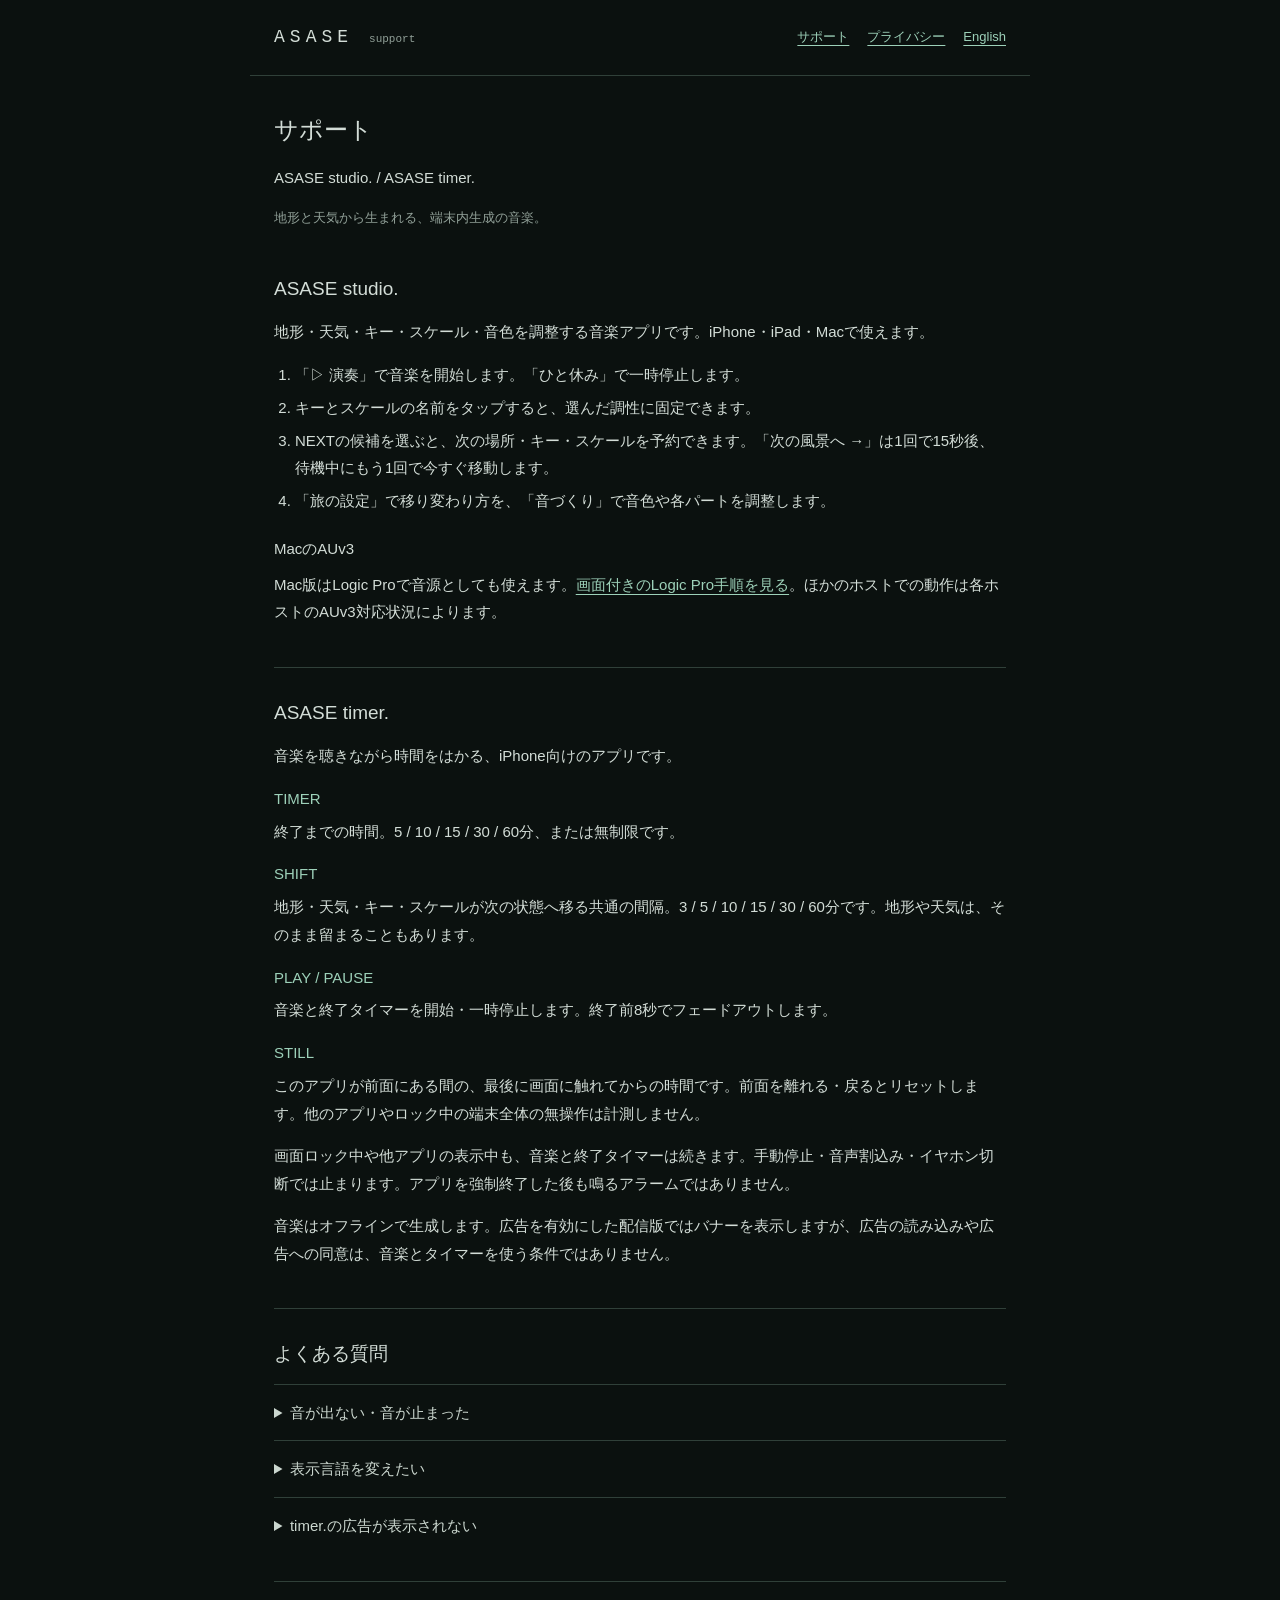
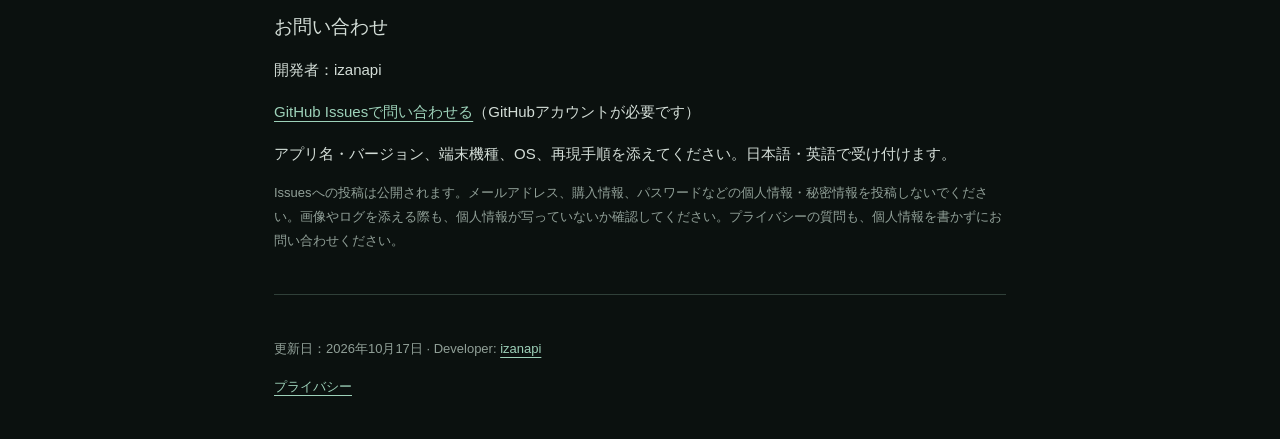
<file: index.html>
<!doctype html>
<html lang="ja"><head><meta charset="utf-8"><meta name="viewport" content="width=device-width,initial-scale=1"><meta name="description" content="ASASE studio.とASASE timer.の使い方、お問い合わせ、プライバシー情報。"><title>サポート · ASASE</title><link rel="stylesheet" href="style.css"><link rel="alternate" hreflang="en" href="https://izanapi.github.io/ASASE-support/en/"></head><body><header><a class="brand" href="index.html">ASASE <small>support</small></a><nav aria-label="ナビゲーション"><a href="index.html">サポート</a><a href="privacy.html">プライバシー</a><a href="en/" lang="en">English</a></nav></header><main><h1>サポート</h1><p>ASASE studio. / ASASE timer.</p><p class="muted">地形と天気から生まれる、端末内生成の音楽。</p>
<section><h2>ASASE studio.</h2><p>地形・天気・キー・スケール・音色を調整する音楽アプリです。iPhone・iPad・Macで使えます。</p><ol><li>「▷ 演奏」で音楽を開始します。「ひと休み」で一時停止します。</li><li>キーとスケールの名前をタップすると、選んだ調性に固定できます。</li><li>NEXTの候補を選ぶと、次の場所・キー・スケールを予約できます。「次の風景へ →」は1回で15秒後、待機中にもう1回で今すぐ移動します。</li><li>「旅の設定」で移り変わり方を、「音づくり」で音色や各パートを調整します。</li></ol><h3>MacのAUv3</h3><p>Mac版はLogic Proで音源としても使えます。<a href="logic.html">画面付きのLogic Pro手順を見る</a>。ほかのホストでの動作は各ホストのAUv3対応状況によります。</p></section>
<section><h2>ASASE timer.</h2><p>音楽を聴きながら時間をはかる、iPhone向けのアプリです。</p><dl><dt>TIMER</dt><dd>終了までの時間。5 / 10 / 15 / 30 / 60分、または無制限です。</dd><dt>SHIFT</dt><dd>地形・天気・キー・スケールが次の状態へ移る共通の間隔。3 / 5 / 10 / 15 / 30 / 60分です。地形や天気は、そのまま留まることもあります。</dd><dt>PLAY / PAUSE</dt><dd>音楽と終了タイマーを開始・一時停止します。終了前8秒でフェードアウトします。</dd><dt>STILL</dt><dd>このアプリが前面にある間の、最後に画面に触れてからの時間です。前面を離れる・戻るとリセットします。他のアプリやロック中の端末全体の無操作は計測しません。</dd></dl><p>画面ロック中や他アプリの表示中も、音楽と終了タイマーは続きます。手動停止・音声割込み・イヤホン切断では止まります。アプリを強制終了した後も鳴るアラームではありません。</p><p>音楽はオフラインで生成します。広告を有効にした配信版ではバナーを表示しますが、広告の読み込みや広告への同意は、音楽とタイマーを使う条件ではありません。</p></section>
<section><h2>よくある質問</h2><details><summary>音が出ない・音が止まった</summary><p>アプリと端末の音量、イヤホンやBluetoothの出力先を確認してください。着信などの割込みが終わった後は、再生ボタンを押して再開してください。問題が続く場合は作業内容を保存してアプリを再起動してください。</p></details><details><summary>表示言語を変えたい</summary><p>日本語と英語に対応しています。端末またはアプリの優先言語に従います。OSでアプリの言語を変更した後は、アプリを開き直してください。</p></details><details><summary>timer.の広告が表示されない</summary><p>通信状態・同意設定・広告の在庫によって表示されないことがあります。音楽とタイマーはそのまま利用できます。広告に関する選択肢は、必要な場合にアプリ情報内の「広告のプライバシー設定」から変更できます。</p></details></section>
<section id="contact"><h2>お問い合わせ</h2><p>開発者：izanapi</p><p><a href="https://github.com/izanapi/ASASE-support/issues">GitHub Issuesで問い合わせる</a>（GitHubアカウントが必要です）</p><p>アプリ名・バージョン、端末機種、OS、再現手順を添えてください。日本語・英語で受け付けます。</p><p class="muted">Issuesへの投稿は公開されます。メールアドレス、購入情報、パスワードなどの個人情報・秘密情報を投稿しないでください。画像やログを添える際も、個人情報が写っていないか確認してください。プライバシーの質問も、個人情報を書かずにお問い合わせください。</p></section></main><footer><p>更新日：2026年10月17日 · Developer: <a href="https://github.com/izanapi">izanapi</a></p><a href="privacy.html">プライバシー</a></footer></body></html>
</file>
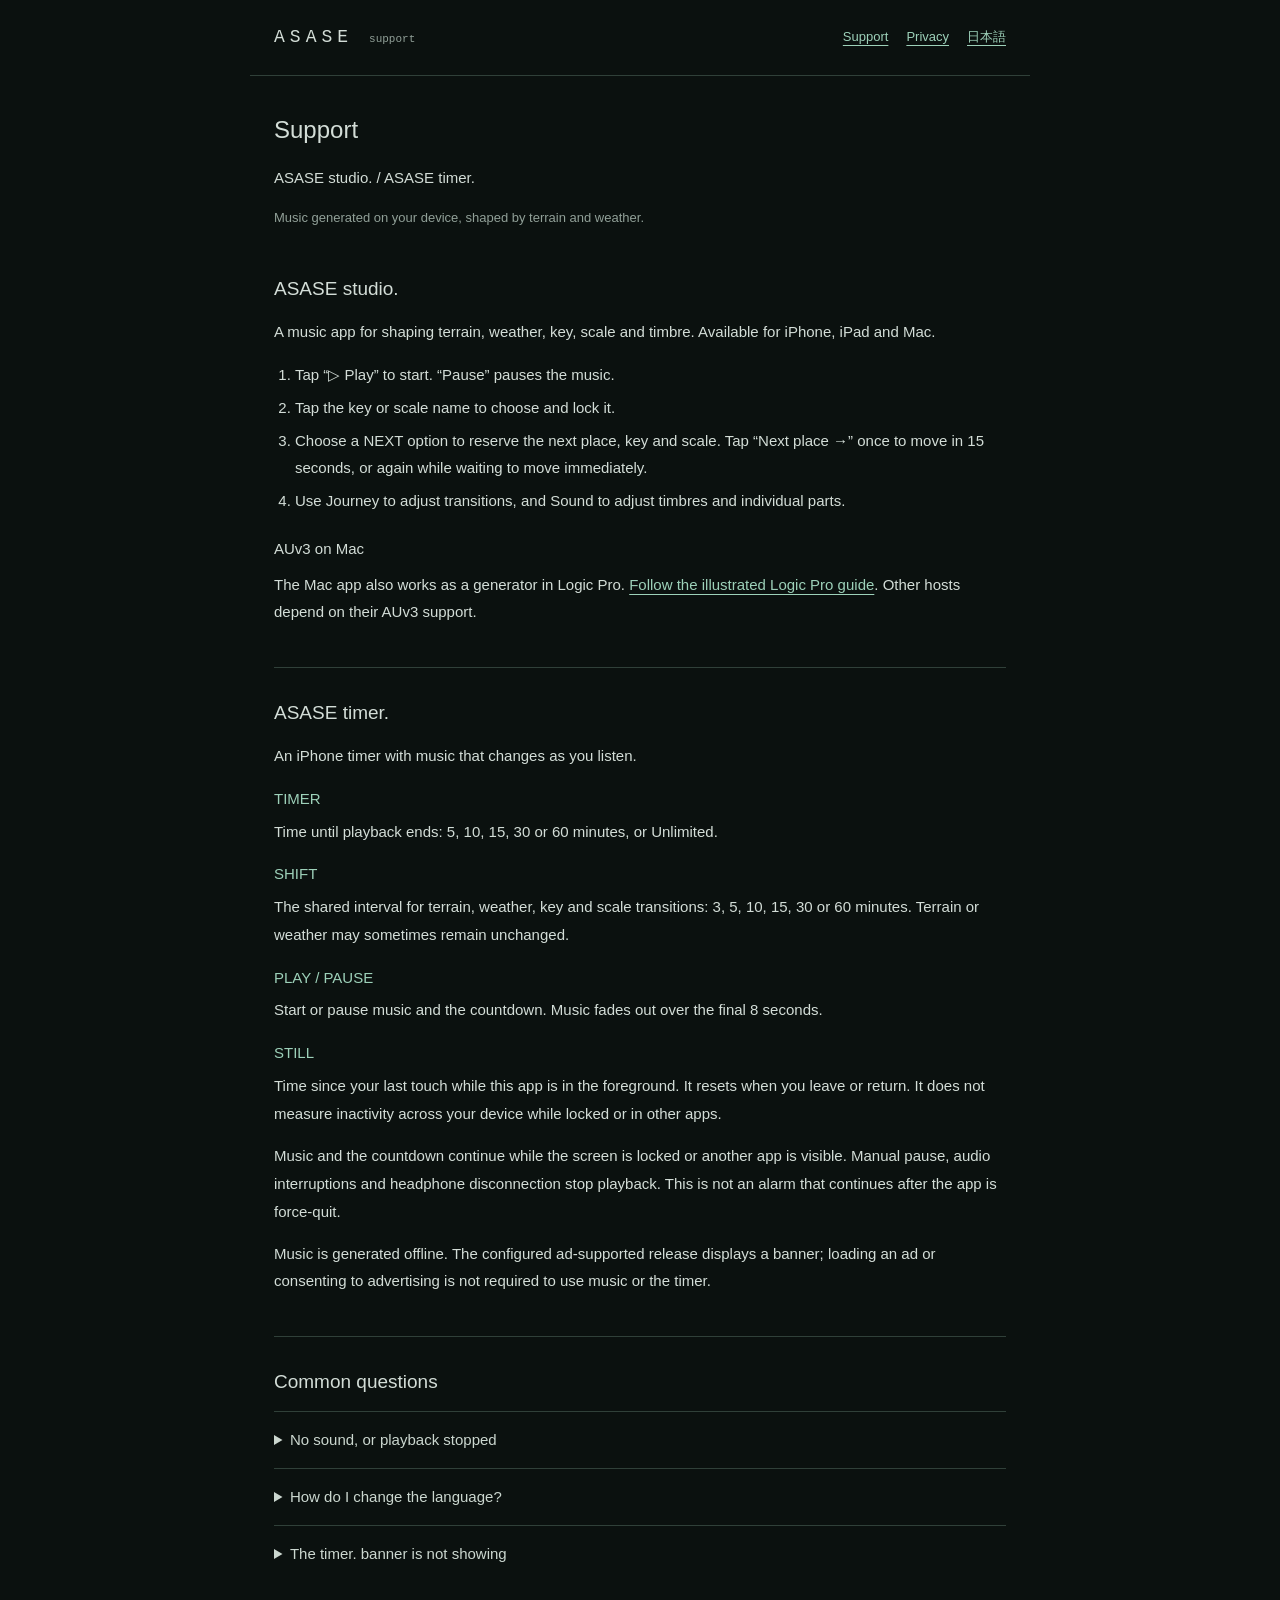
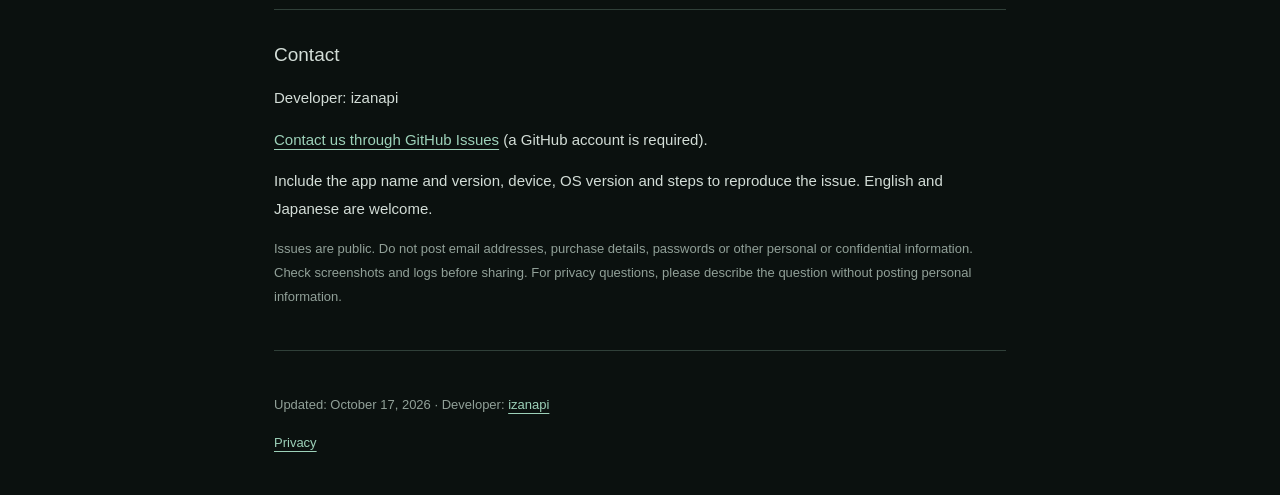
<file: en/index.html>
<!doctype html>
<html lang="en"><head><meta charset="utf-8"><meta name="viewport" content="width=device-width,initial-scale=1"><meta name="description" content="Support and privacy information for ASASE studio. and ASASE timer."><title>Support · ASASE</title><link rel="stylesheet" href="../style.css"><link rel="alternate" hreflang="ja" href="https://izanapi.github.io/ASASE-support/"></head><body><header><a class="brand" href="index.html">ASASE <small>support</small></a><nav aria-label="Navigation"><a href="index.html">Support</a><a href="privacy.html">Privacy</a><a href="../" lang="ja">日本語</a></nav></header><main><h1>Support</h1><p>ASASE studio. / ASASE timer.</p><p class="muted">Music generated on your device, shaped by terrain and weather.</p>
<section><h2>ASASE studio.</h2><p>A music app for shaping terrain, weather, key, scale and timbre. Available for iPhone, iPad and Mac.</p><ol><li>Tap “▷ Play” to start. “Pause” pauses the music.</li><li>Tap the key or scale name to choose and lock it.</li><li>Choose a NEXT option to reserve the next place, key and scale. Tap “Next place →” once to move in 15 seconds, or again while waiting to move immediately.</li><li>Use Journey to adjust transitions, and Sound to adjust timbres and individual parts.</li></ol><h3>AUv3 on Mac</h3><p>The Mac app also works as a generator in Logic Pro. <a href="logic.html">Follow the illustrated Logic Pro guide</a>. Other hosts depend on their AUv3 support.</p></section>
<section><h2>ASASE timer.</h2><p>An iPhone timer with music that changes as you listen.</p><dl><dt>TIMER</dt><dd>Time until playback ends: 5, 10, 15, 30 or 60 minutes, or Unlimited.</dd><dt>SHIFT</dt><dd>The shared interval for terrain, weather, key and scale transitions: 3, 5, 10, 15, 30 or 60 minutes. Terrain or weather may sometimes remain unchanged.</dd><dt>PLAY / PAUSE</dt><dd>Start or pause music and the countdown. Music fades out over the final 8 seconds.</dd><dt>STILL</dt><dd>Time since your last touch while this app is in the foreground. It resets when you leave or return. It does not measure inactivity across your device while locked or in other apps.</dd></dl><p>Music and the countdown continue while the screen is locked or another app is visible. Manual pause, audio interruptions and headphone disconnection stop playback. This is not an alarm that continues after the app is force-quit.</p><p>Music is generated offline. The configured ad-supported release displays a banner; loading an ad or consenting to advertising is not required to use music or the timer.</p></section>
<section><h2>Common questions</h2><details><summary>No sound, or playback stopped</summary><p>Check the app and device volume, headphones and Bluetooth output. After a call or other audio interruption ends, tap Play to resume. If the issue continues, save your work and restart the app.</p></details><details><summary>How do I change the language?</summary><p>English and Japanese are supported. The app follows your device or app language preferences. Reopen the app after changing its language in OS settings.</p></details><details><summary>The timer. banner is not showing</summary><p>Availability depends on your connection, consent choices and ad inventory. Music and the timer remain available. Where required, use “Ad privacy options” in the app information screen to change your choices.</p></details></section>
<section id="contact"><h2>Contact</h2><p>Developer: izanapi</p><p><a href="https://github.com/izanapi/ASASE-support/issues">Contact us through GitHub Issues</a> (a GitHub account is required).</p><p>Include the app name and version, device, OS version and steps to reproduce the issue. English and Japanese are welcome.</p><p class="muted">Issues are public. Do not post email addresses, purchase details, passwords or other personal or confidential information. Check screenshots and logs before sharing. For privacy questions, please describe the question without posting personal information.</p></section></main><footer><p>Updated: October 17, 2026 · Developer: <a href="https://github.com/izanapi">izanapi</a></p><a href="privacy.html">Privacy</a></footer></body></html>
</file>
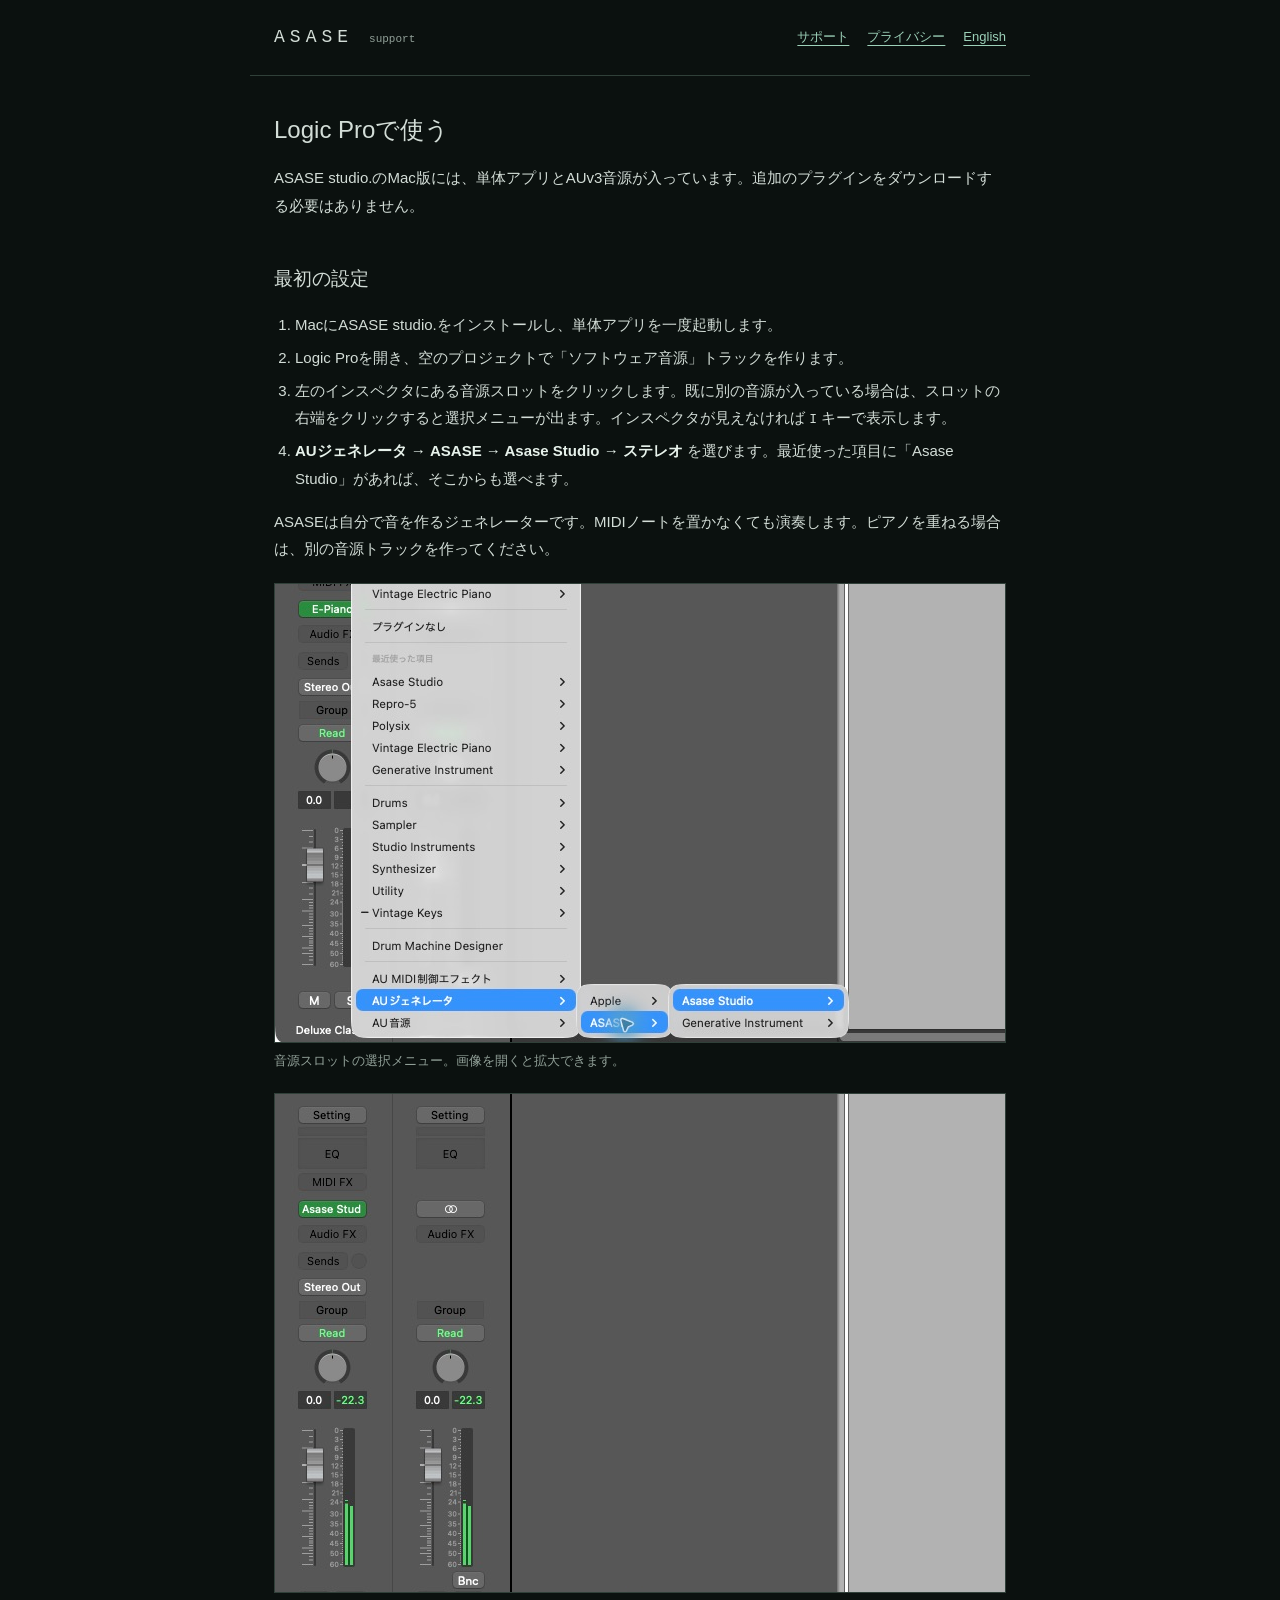
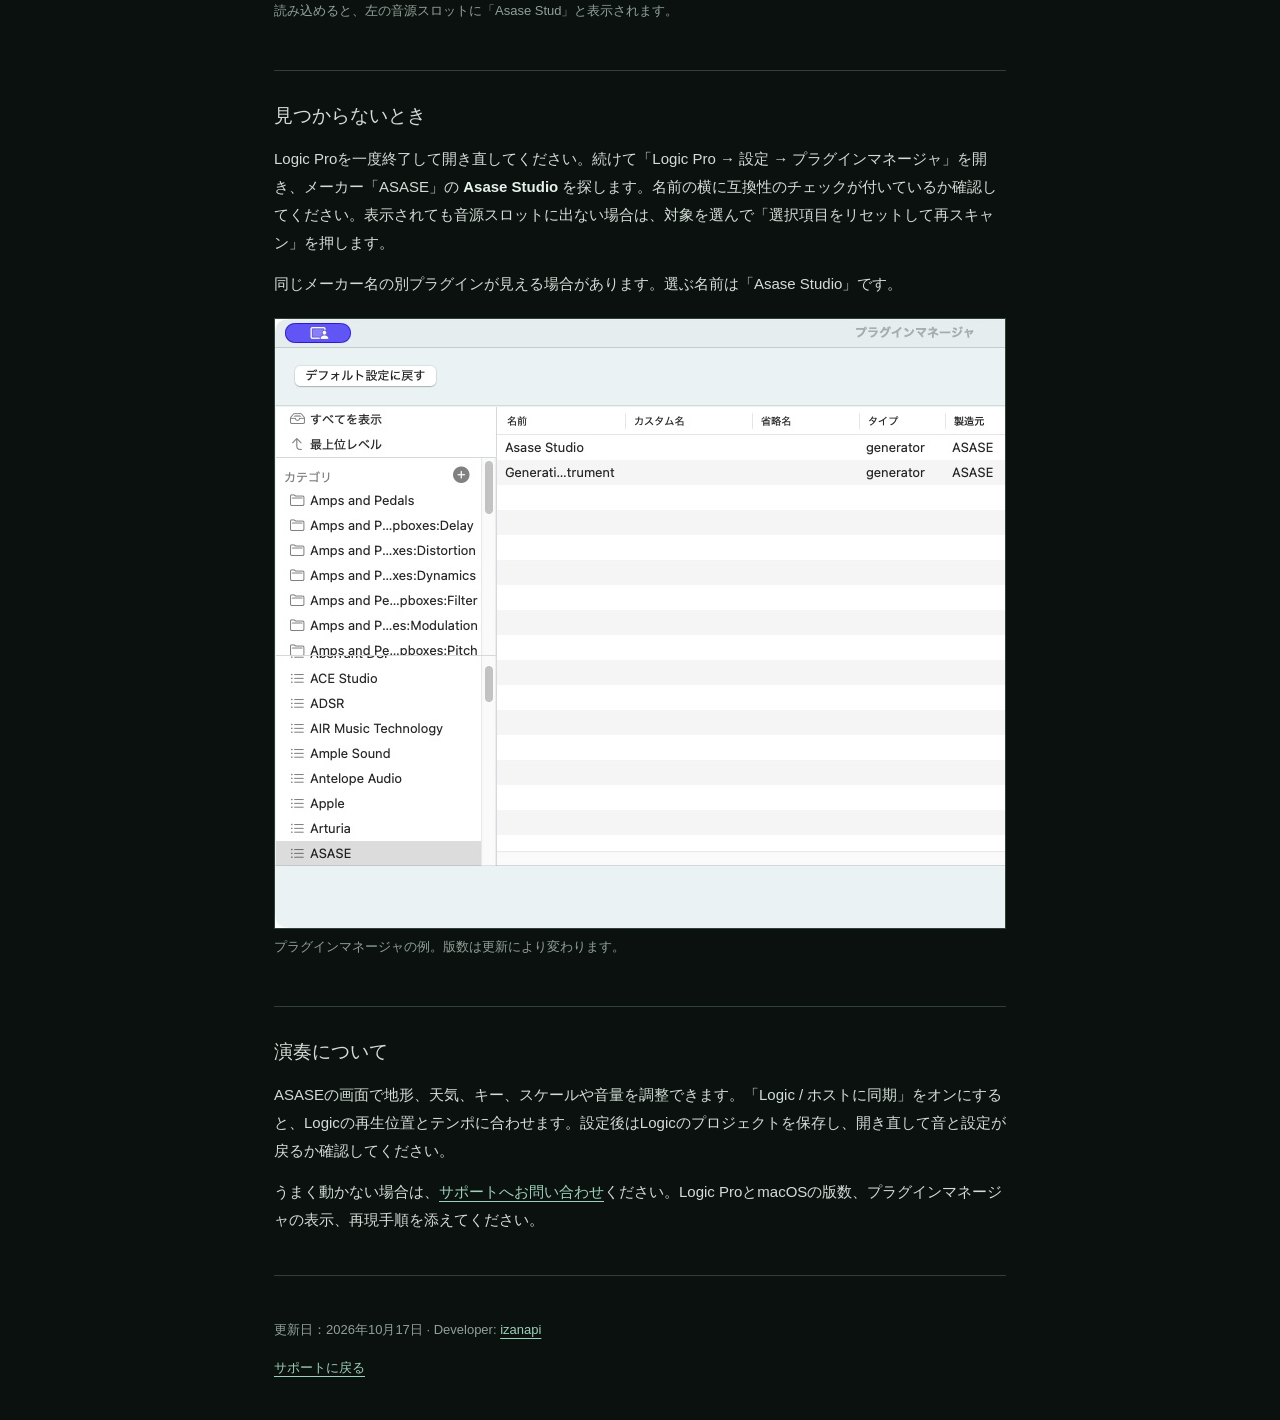
<file: logic.html>
<!doctype html>
<html lang="ja">
<head>
  <meta charset="utf-8">
  <meta name="viewport" content="width=device-width,initial-scale=1">
  <meta name="description" content="ASASE studio.をMacのLogic ProでAUv3音源として使う手順。">
  <title>Logic Proで使う · ASASE studio.</title>
  <link rel="stylesheet" href="style.css">
  <link rel="alternate" hreflang="en" href="https://izanapi.github.io/ASASE-support/en/logic.html">
</head>
<body>
  <header><a class="brand" href="index.html">ASASE <small>support</small></a><nav aria-label="ナビゲーション"><a href="index.html">サポート</a><a href="privacy.html">プライバシー</a><a href="en/logic.html" lang="en">English</a></nav></header>
  <main>
    <h1>Logic Proで使う</h1>
    <p>ASASE studio.のMac版には、単体アプリとAUv3音源が入っています。追加のプラグインをダウンロードする必要はありません。</p>
    <section>
      <h2>最初の設定</h2>
      <ol>
        <li>MacにASASE studio.をインストールし、単体アプリを一度起動します。</li>
        <li>Logic Proを開き、空のプロジェクトで「ソフトウェア音源」トラックを作ります。</li>
        <li>左のインスペクタにある音源スロットをクリックします。既に別の音源が入っている場合は、スロットの右端をクリックすると選択メニューが出ます。インスペクタが見えなければ <code>I</code> キーで表示します。</li>
        <li><strong>AUジェネレータ → ASASE → Asase Studio → ステレオ</strong> を選びます。最近使った項目に「Asase Studio」があれば、そこからも選べます。</li>
      </ol>
      <p>ASASEは自分で音を作るジェネレーターです。MIDIノートを置かなくても演奏します。ピアノを重ねる場合は、別の音源トラックを作ってください。</p>
      <figure class="menu-shot"><a href="assets/logic-instrument-menu.png"><img src="assets/logic-instrument-menu.png" alt="Logic Proの音源スロットでAUジェネレータ、ASASE、Asase Studio、ステレオを順に選ぶメニュー" loading="lazy"></a><figcaption>音源スロットの選択メニュー。画像を開くと拡大できます。</figcaption></figure>
      <figure class="loaded-shot"><a href="assets/logic-asase-loaded.png"><img src="assets/logic-asase-loaded.png" alt="Logic Proのソフトウェア音源トラックにAsase Studioが入り、音量メーターが動いている画面" loading="lazy"></a><figcaption>読み込めると、左の音源スロットに「Asase Stud」と表示されます。</figcaption></figure>
    </section>
    <section>
      <h2>見つからないとき</h2>
      <p>Logic Proを一度終了して開き直してください。続けて「Logic Pro → 設定 → プラグインマネージャ」を開き、メーカー「ASASE」の <strong>Asase Studio</strong> を探します。名前の横に互換性のチェックが付いているか確認してください。表示されても音源スロットに出ない場合は、対象を選んで「選択項目をリセットして再スキャン」を押します。</p>
      <p>同じメーカー名の別プラグインが見える場合があります。選ぶ名前は「Asase Studio」です。</p>
      <figure><a href="assets/logic-plugin-manager.png"><img src="assets/logic-plugin-manager.png" alt="Logic ProのプラグインマネージャでメーカーASASEを選び、Asase Studioの互換性を確認する画面" loading="lazy"></a><figcaption>プラグインマネージャの例。版数は更新により変わります。</figcaption></figure>
    </section>
    <section>
      <h2>演奏について</h2>
      <p>ASASEの画面で地形、天気、キー、スケールや音量を調整できます。「Logic / ホストに同期」をオンにすると、Logicの再生位置とテンポに合わせます。設定後はLogicのプロジェクトを保存し、開き直して音と設定が戻るか確認してください。</p>
      <p>うまく動かない場合は、<a href="index.html#contact">サポートへお問い合わせ</a>ください。Logic ProとmacOSの版数、プラグインマネージャの表示、再現手順を添えてください。</p>
    </section>
  </main>
  <footer><p>更新日：2026年10月17日 · Developer: <a href="https://github.com/izanapi">izanapi</a></p><a href="index.html">サポートに戻る</a></footer>
</body>
</html>
</file>
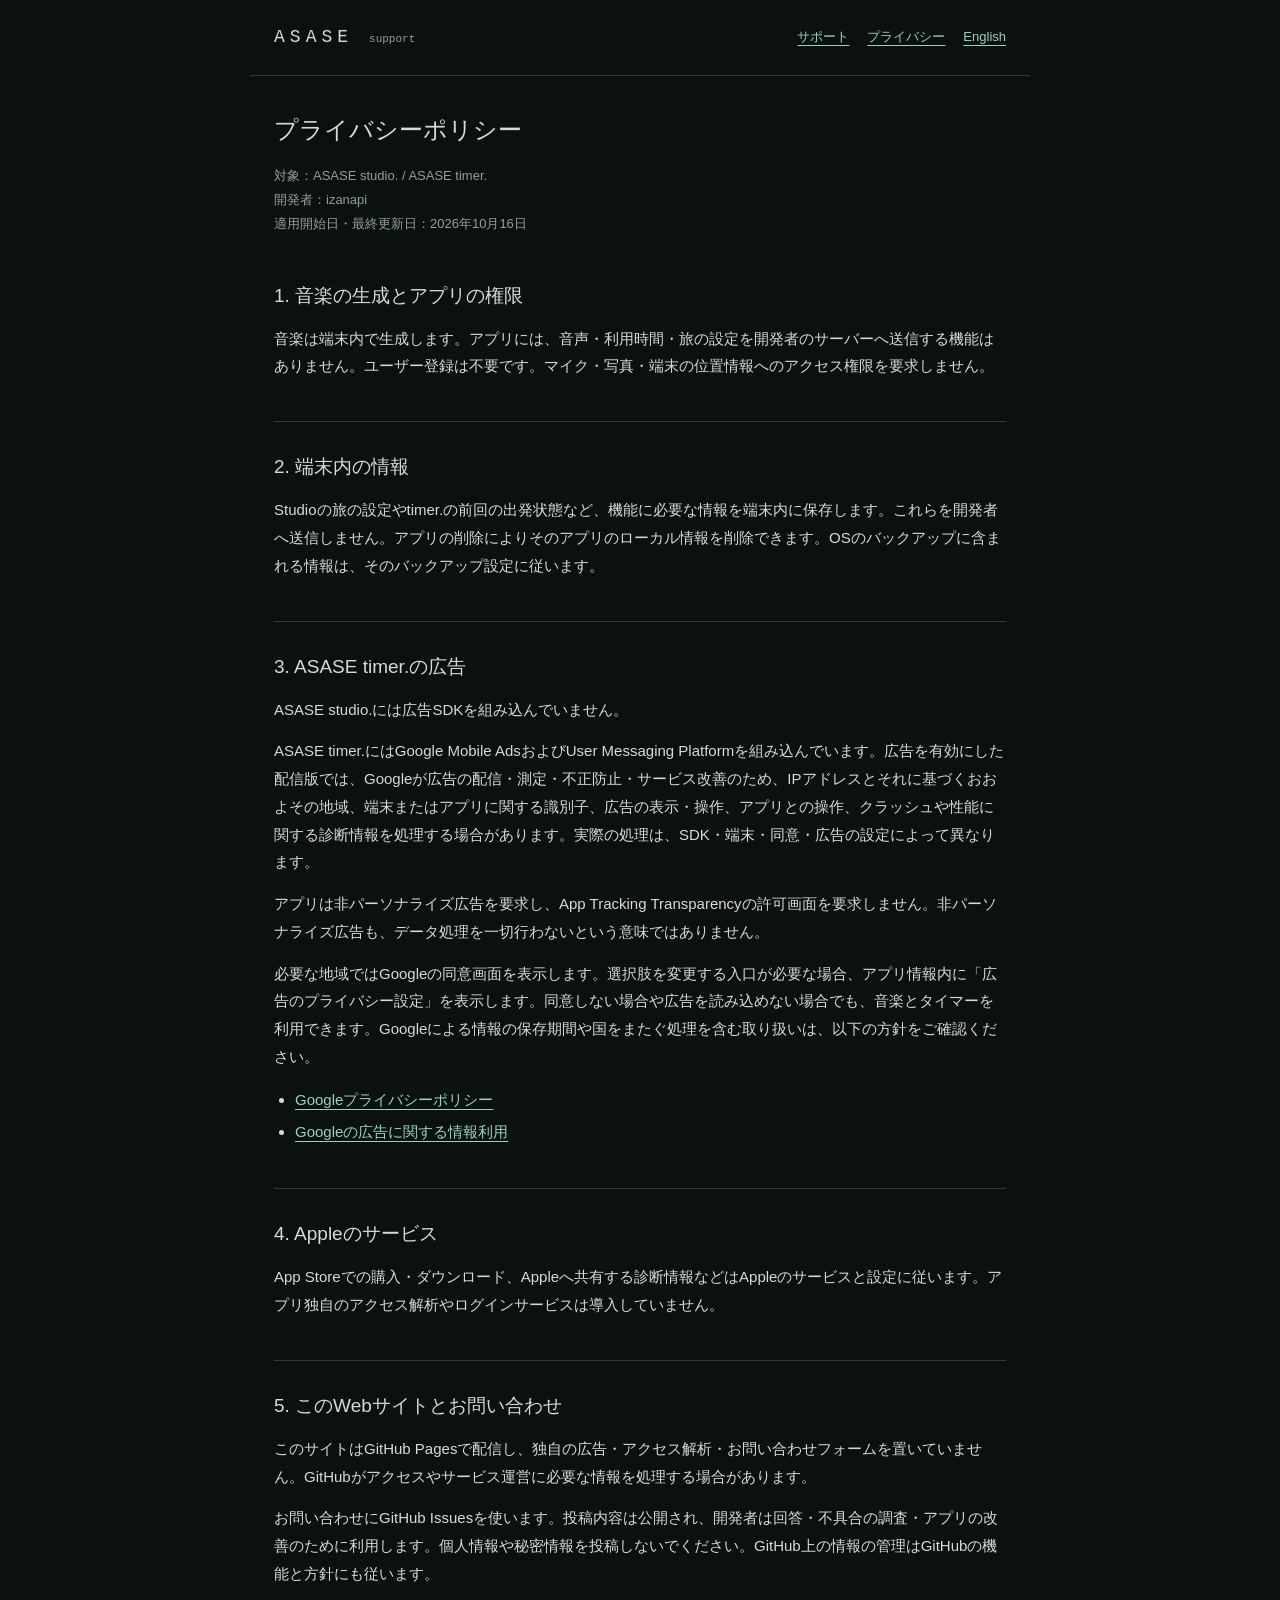
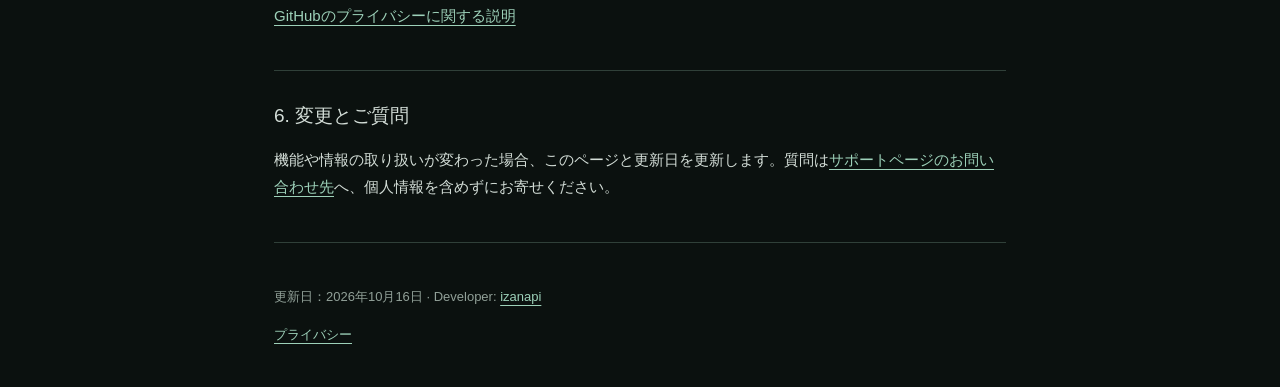
<file: privacy.html>
<!doctype html>
<html lang="ja"><head><meta charset="utf-8"><meta name="viewport" content="width=device-width,initial-scale=1"><meta name="description" content="ASASE studio.とASASE timer.の使い方、お問い合わせ、プライバシー情報。"><title>プライバシーポリシー · ASASE</title><link rel="stylesheet" href="style.css"><link rel="alternate" hreflang="en" href="https://izanapi.github.io/ASASE-support/en/privacy.html"></head><body><header><a class="brand" href="index.html">ASASE <small>support</small></a><nav aria-label="ナビゲーション"><a href="index.html">サポート</a><a href="privacy.html">プライバシー</a><a href="en/privacy.html" lang="en">English</a></nav></header><main><h1>プライバシーポリシー</h1><p class="muted">対象：ASASE studio. / ASASE timer.<br>開発者：izanapi<br>適用開始日・最終更新日：2026年10月16日</p>
<section><h2>1. 音楽の生成とアプリの権限</h2><p>音楽は端末内で生成します。アプリには、音声・利用時間・旅の設定を開発者のサーバーへ送信する機能はありません。ユーザー登録は不要です。マイク・写真・端末の位置情報へのアクセス権限を要求しません。</p></section>
<section><h2>2. 端末内の情報</h2><p>Studioの旅の設定やtimer.の前回の出発状態など、機能に必要な情報を端末内に保存します。これらを開発者へ送信しません。アプリの削除によりそのアプリのローカル情報を削除できます。OSのバックアップに含まれる情報は、そのバックアップ設定に従います。</p></section>
<section><h2>3. ASASE timer.の広告</h2><p>ASASE studio.には広告SDKを組み込んでいません。</p><p>ASASE timer.にはGoogle Mobile AdsおよびUser Messaging Platformを組み込んでいます。広告を有効にした配信版では、Googleが広告の配信・測定・不正防止・サービス改善のため、IPアドレスとそれに基づくおおよその地域、端末またはアプリに関する識別子、広告の表示・操作、アプリとの操作、クラッシュや性能に関する診断情報を処理する場合があります。実際の処理は、SDK・端末・同意・広告の設定によって異なります。</p><p>アプリは非パーソナライズ広告を要求し、App Tracking Transparencyの許可画面を要求しません。非パーソナライズ広告も、データ処理を一切行わないという意味ではありません。</p><p>必要な地域ではGoogleの同意画面を表示します。選択肢を変更する入口が必要な場合、アプリ情報内に「広告のプライバシー設定」を表示します。同意しない場合や広告を読み込めない場合でも、音楽とタイマーを利用できます。Googleによる情報の保存期間や国をまたぐ処理を含む取り扱いは、以下の方針をご確認ください。</p><ul><li><a href="https://policies.google.com/privacy?hl=ja">Googleプライバシーポリシー</a></li><li><a href="https://policies.google.com/technologies/ads?hl=ja">Googleの広告に関する情報利用</a></li></ul></section>
<section><h2>4. Appleのサービス</h2><p>App Storeでの購入・ダウンロード、Appleへ共有する診断情報などはAppleのサービスと設定に従います。アプリ独自のアクセス解析やログインサービスは導入していません。</p></section>
<section><h2>5. このWebサイトとお問い合わせ</h2><p>このサイトはGitHub Pagesで配信し、独自の広告・アクセス解析・お問い合わせフォームを置いていません。GitHubがアクセスやサービス運営に必要な情報を処理する場合があります。</p><p>お問い合わせにGitHub Issuesを使います。投稿内容は公開され、開発者は回答・不具合の調査・アプリの改善のために利用します。個人情報や秘密情報を投稿しないでください。GitHub上の情報の管理はGitHubの機能と方針にも従います。</p><p><a href="https://docs.github.com/en/site-policy/privacy-policies/github-general-privacy-statement">GitHubのプライバシーに関する説明</a></p></section>
<section><h2>6. 変更とご質問</h2><p>機能や情報の取り扱いが変わった場合、このページと更新日を更新します。質問は<a href="index.html#contact">サポートページのお問い合わせ先</a>へ、個人情報を含めずにお寄せください。</p></section></main><footer><p>更新日：2026年10月16日 · Developer: <a href="https://github.com/izanapi">izanapi</a></p><a href="privacy.html">プライバシー</a></footer></body></html>
</file>
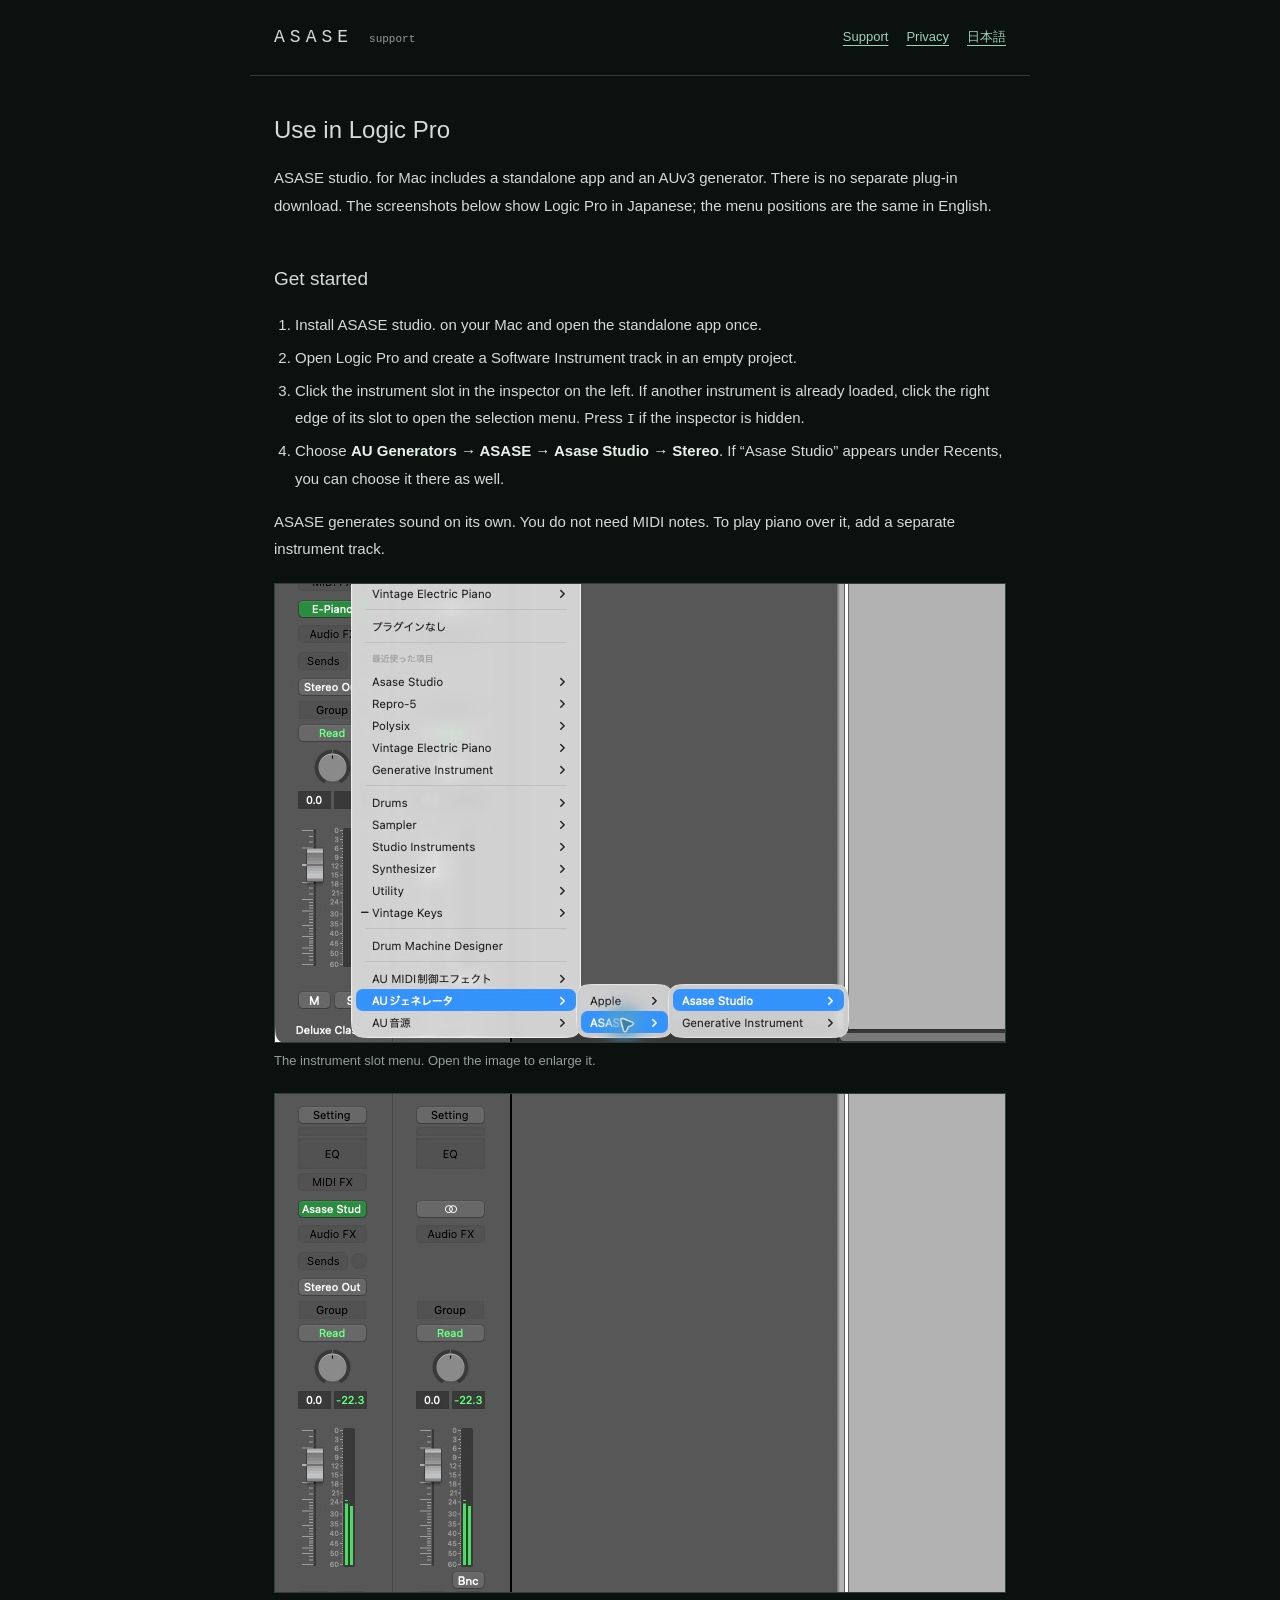
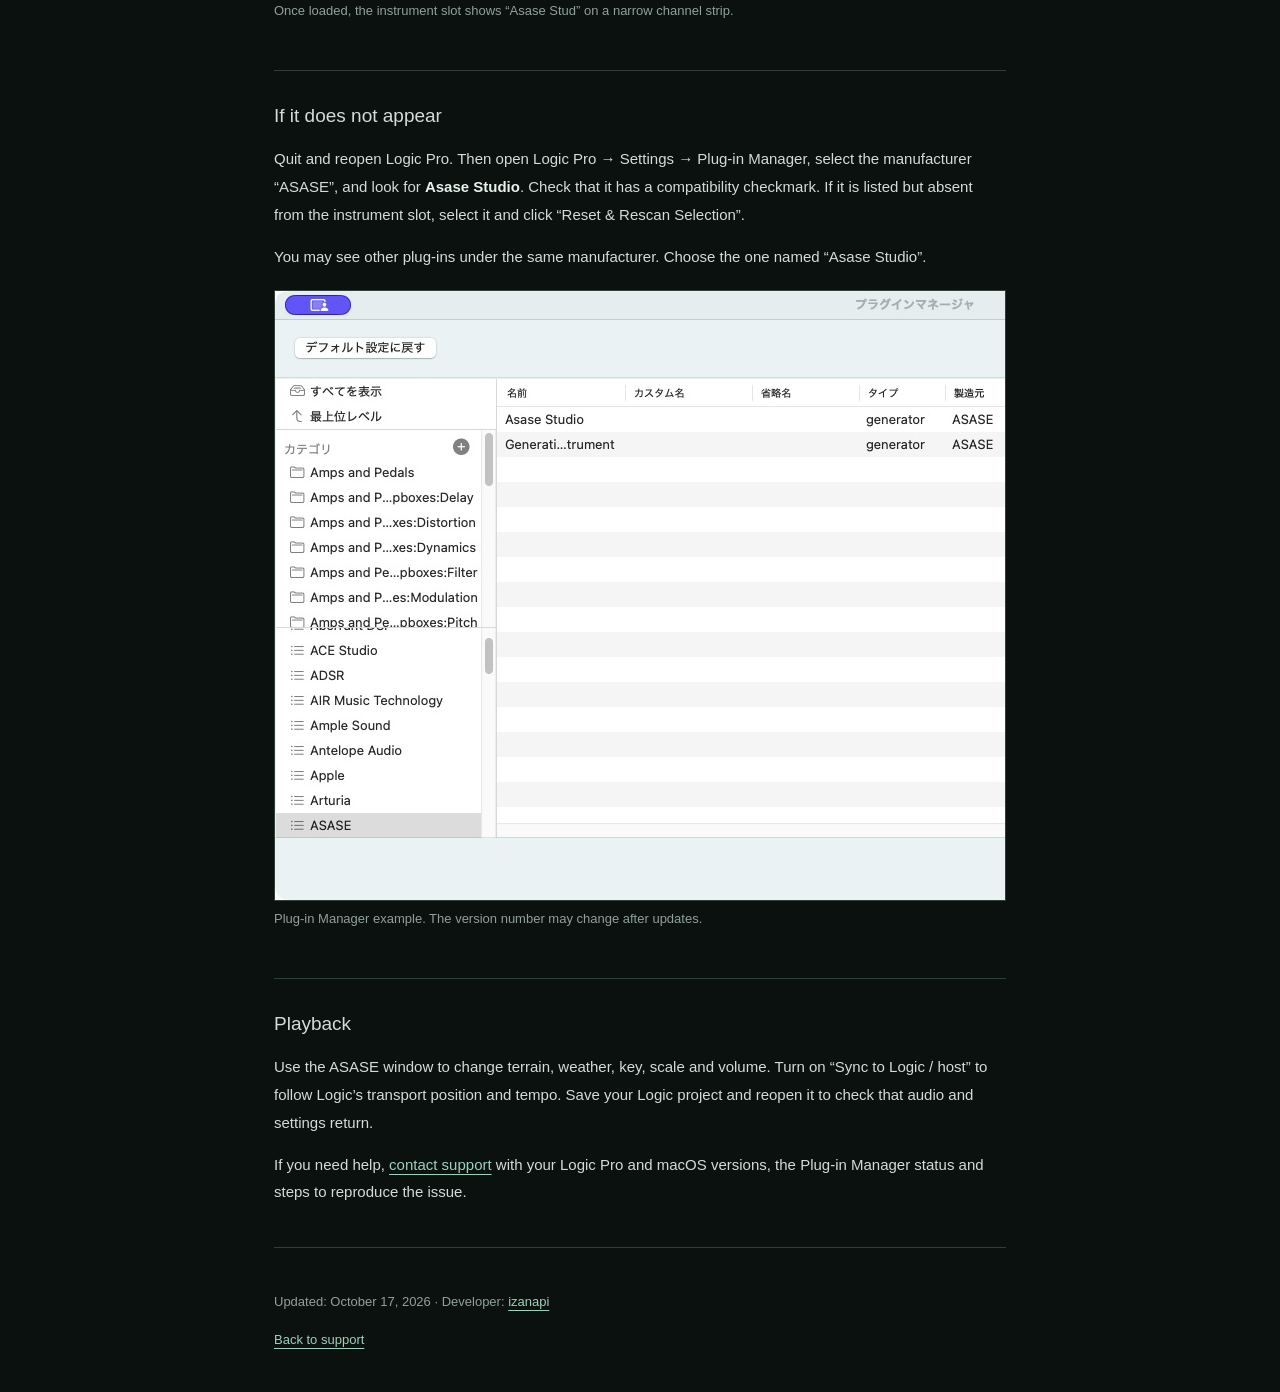
<file: en/logic.html>
<!doctype html>
<html lang="en">
<head>
  <meta charset="utf-8">
  <meta name="viewport" content="width=device-width,initial-scale=1">
  <meta name="description" content="How to use ASASE studio. as an AUv3 generator in Logic Pro on Mac.">
  <title>Use in Logic Pro · ASASE studio.</title>
  <link rel="stylesheet" href="../style.css">
  <link rel="alternate" hreflang="ja" href="https://izanapi.github.io/ASASE-support/logic.html">
</head>
<body>
  <header><a class="brand" href="index.html">ASASE <small>support</small></a><nav aria-label="Navigation"><a href="index.html">Support</a><a href="privacy.html">Privacy</a><a href="../logic.html" lang="ja">日本語</a></nav></header>
  <main>
    <h1>Use in Logic Pro</h1>
    <p>ASASE studio. for Mac includes a standalone app and an AUv3 generator. There is no separate plug-in download. The screenshots below show Logic Pro in Japanese; the menu positions are the same in English.</p>
    <section>
      <h2>Get started</h2>
      <ol>
        <li>Install ASASE studio. on your Mac and open the standalone app once.</li>
        <li>Open Logic Pro and create a Software Instrument track in an empty project.</li>
        <li>Click the instrument slot in the inspector on the left. If another instrument is already loaded, click the right edge of its slot to open the selection menu. Press <code>I</code> if the inspector is hidden.</li>
        <li>Choose <strong>AU Generators → ASASE → Asase Studio → Stereo</strong>. If “Asase Studio” appears under Recents, you can choose it there as well.</li>
      </ol>
      <p>ASASE generates sound on its own. You do not need MIDI notes. To play piano over it, add a separate instrument track.</p>
      <figure class="menu-shot"><a href="../assets/logic-instrument-menu.png"><img src="../assets/logic-instrument-menu.png" alt="Logic Pro instrument menu showing AU Generators, ASASE, Asase Studio and Stereo" loading="lazy"></a><figcaption>The instrument slot menu. Open the image to enlarge it.</figcaption></figure>
      <figure class="loaded-shot"><a href="../assets/logic-asase-loaded.png"><img src="../assets/logic-asase-loaded.png" alt="Logic Pro Software Instrument track with Asase Studio loaded and moving level meters" loading="lazy"></a><figcaption>Once loaded, the instrument slot shows “Asase Stud” on a narrow channel strip.</figcaption></figure>
    </section>
    <section>
      <h2>If it does not appear</h2>
      <p>Quit and reopen Logic Pro. Then open Logic Pro → Settings → Plug-in Manager, select the manufacturer “ASASE”, and look for <strong>Asase Studio</strong>. Check that it has a compatibility checkmark. If it is listed but absent from the instrument slot, select it and click “Reset &amp; Rescan Selection”.</p>
      <p>You may see other plug-ins under the same manufacturer. Choose the one named “Asase Studio”.</p>
      <figure><a href="../assets/logic-plugin-manager.png"><img src="../assets/logic-plugin-manager.png" alt="Logic Pro Plug-in Manager with ASASE selected and Asase Studio compatibility shown" loading="lazy"></a><figcaption>Plug-in Manager example. The version number may change after updates.</figcaption></figure>
    </section>
    <section>
      <h2>Playback</h2>
      <p>Use the ASASE window to change terrain, weather, key, scale and volume. Turn on “Sync to Logic / host” to follow Logic’s transport position and tempo. Save your Logic project and reopen it to check that audio and settings return.</p>
      <p>If you need help, <a href="index.html#contact">contact support</a> with your Logic Pro and macOS versions, the Plug-in Manager status and steps to reproduce the issue.</p>
    </section>
  </main>
  <footer><p>Updated: October 17, 2026 · Developer: <a href="https://github.com/izanapi">izanapi</a></p><a href="index.html">Back to support</a></footer>
</body>
</html>
</file>
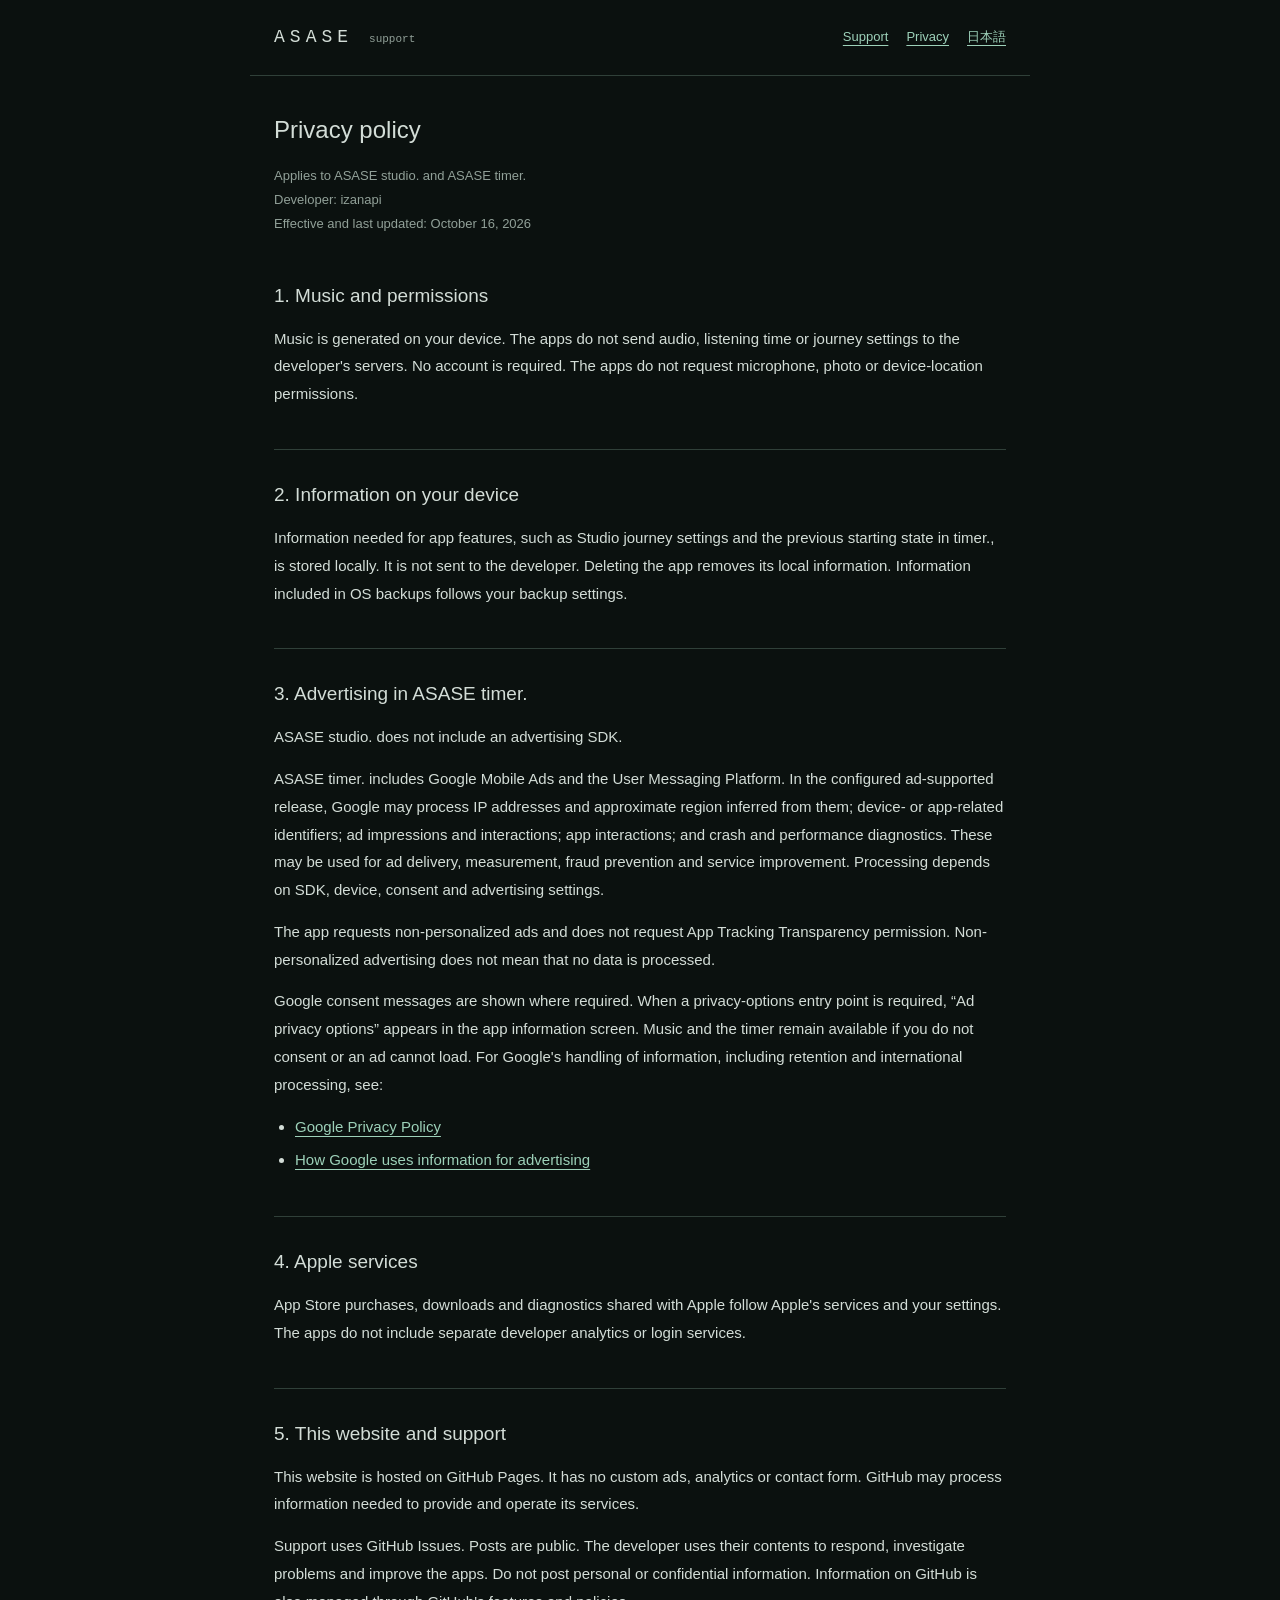
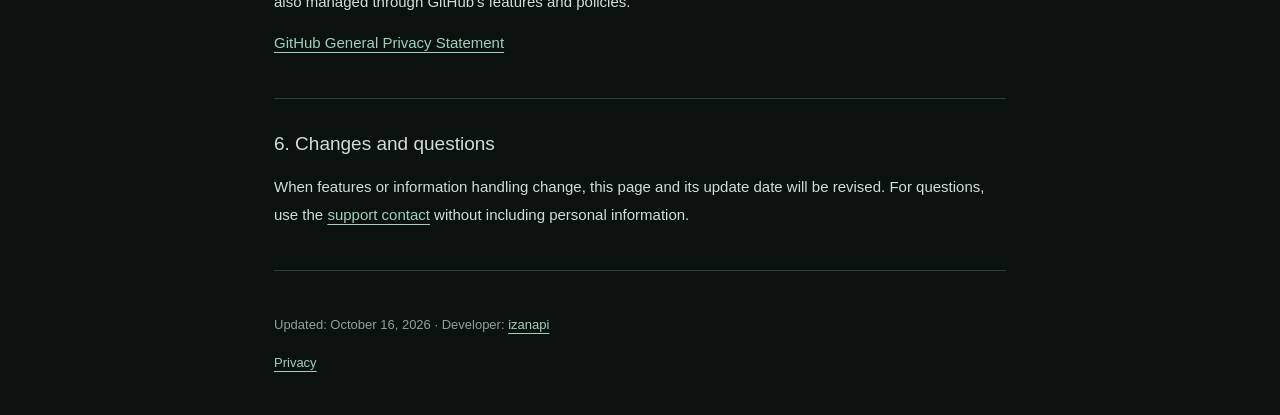
<file: en/privacy.html>
<!doctype html>
<html lang="en"><head><meta charset="utf-8"><meta name="viewport" content="width=device-width,initial-scale=1"><meta name="description" content="Support and privacy information for ASASE studio. and ASASE timer."><title>Privacy policy · ASASE</title><link rel="stylesheet" href="../style.css"><link rel="alternate" hreflang="ja" href="https://izanapi.github.io/ASASE-support/privacy.html"></head><body><header><a class="brand" href="index.html">ASASE <small>support</small></a><nav aria-label="Navigation"><a href="index.html">Support</a><a href="privacy.html">Privacy</a><a href="../privacy.html" lang="ja">日本語</a></nav></header><main><h1>Privacy policy</h1><p class="muted">Applies to ASASE studio. and ASASE timer.<br>Developer: izanapi<br>Effective and last updated: October 16, 2026</p>
<section><h2>1. Music and permissions</h2><p>Music is generated on your device. The apps do not send audio, listening time or journey settings to the developer's servers. No account is required. The apps do not request microphone, photo or device-location permissions.</p></section>
<section><h2>2. Information on your device</h2><p>Information needed for app features, such as Studio journey settings and the previous starting state in timer., is stored locally. It is not sent to the developer. Deleting the app removes its local information. Information included in OS backups follows your backup settings.</p></section>
<section><h2>3. Advertising in ASASE timer.</h2><p>ASASE studio. does not include an advertising SDK.</p><p>ASASE timer. includes Google Mobile Ads and the User Messaging Platform. In the configured ad-supported release, Google may process IP addresses and approximate region inferred from them; device- or app-related identifiers; ad impressions and interactions; app interactions; and crash and performance diagnostics. These may be used for ad delivery, measurement, fraud prevention and service improvement. Processing depends on SDK, device, consent and advertising settings.</p><p>The app requests non-personalized ads and does not request App Tracking Transparency permission. Non-personalized advertising does not mean that no data is processed.</p><p>Google consent messages are shown where required. When a privacy-options entry point is required, “Ad privacy options” appears in the app information screen. Music and the timer remain available if you do not consent or an ad cannot load. For Google's handling of information, including retention and international processing, see:</p><ul><li><a href="https://policies.google.com/privacy?hl=en">Google Privacy Policy</a></li><li><a href="https://policies.google.com/technologies/ads?hl=en">How Google uses information for advertising</a></li></ul></section>
<section><h2>4. Apple services</h2><p>App Store purchases, downloads and diagnostics shared with Apple follow Apple's services and your settings. The apps do not include separate developer analytics or login services.</p></section>
<section><h2>5. This website and support</h2><p>This website is hosted on GitHub Pages. It has no custom ads, analytics or contact form. GitHub may process information needed to provide and operate its services.</p><p>Support uses GitHub Issues. Posts are public. The developer uses their contents to respond, investigate problems and improve the apps. Do not post personal or confidential information. Information on GitHub is also managed through GitHub's features and policies.</p><p><a href="https://docs.github.com/en/site-policy/privacy-policies/github-general-privacy-statement">GitHub General Privacy Statement</a></p></section>
<section><h2>6. Changes and questions</h2><p>When features or information handling change, this page and its update date will be revised. For questions, use the <a href="index.html#contact">support contact</a> without including personal information.</p></section></main><footer><p>Updated: October 16, 2026 · Developer: <a href="https://github.com/izanapi">izanapi</a></p><a href="privacy.html">Privacy</a></footer></body></html>
</file>
<file: style.css>
*{box-sizing:border-box}html{color-scheme:dark}body{margin:0;background:#0b110f;color:#d3ddd7;font:15px/1.85 -apple-system,BlinkMacSystemFont,"Hiragino Sans","Noto Sans JP",sans-serif}main,header,footer{max-width:780px;margin:auto;padding:24px}header{display:flex;align-items:center;justify-content:space-between;gap:20px;border-bottom:1px solid #304039}a{color:#9dd1b9;text-underline-offset:4px}a:hover{color:#d8f0e5}a:focus-visible{outline:2px solid #9dd1b9;outline-offset:5px}.brand{letter-spacing:.28em;color:#d3ddd7;text-decoration:none;font:18px/1.5 ui-monospace,SFMono-Regular,Menlo,monospace}.brand small{letter-spacing:0;font-size:11px;color:#91a098}nav{display:flex;gap:18px;flex-wrap:wrap;font-size:13px}h1{font-size:24px;font-weight:500;margin:8px 0 12px}h2{font-size:19px;font-weight:500;margin:0 0 12px}h3{font-size:15px;font-weight:500;margin:20px 0 8px}p{margin:0 0 14px}section{padding:27px 0;border-bottom:1px solid #304039}ul,ol{padding-left:1.4em}li{margin:5px 0}code{font:13px/1.6 ui-monospace,SFMono-Regular,Menlo,monospace}dl{margin:12px 0}dt{color:#9dd1b9;margin-top:15px}dd{margin:5px 0 15px}.muted,footer{color:#91a098;font-size:13px}.contact{margin-top:22px}footer{padding-top:18px;padding-bottom:40px}details{border-top:1px solid #304039;padding:14px 0}summary{cursor:pointer;color:#cbd7cf}details p{padding-top:12px}hr{border:0;border-top:1px solid #304039;margin:24px 0}@media(max-width:480px){header{align-items:flex-start;flex-direction:column;gap:12px}main,header,footer{padding-left:20px;padding-right:20px}h1{font-size:22px}}
figure{margin:20px 0}figure a{display:block;overflow:auto;border:1px solid #304039}figure img{display:block;width:auto;height:auto;max-width:none}figure.menu-shot a{height:460px}figure.menu-shot img{margin-top:-590px}figure.loaded-shot a{height:500px}figure.loaded-shot img{margin-top:-500px}figcaption{color:#91a098;font-size:13px;margin-top:6px}strong{font-weight:600;color:#e7f2eb}
</file>
